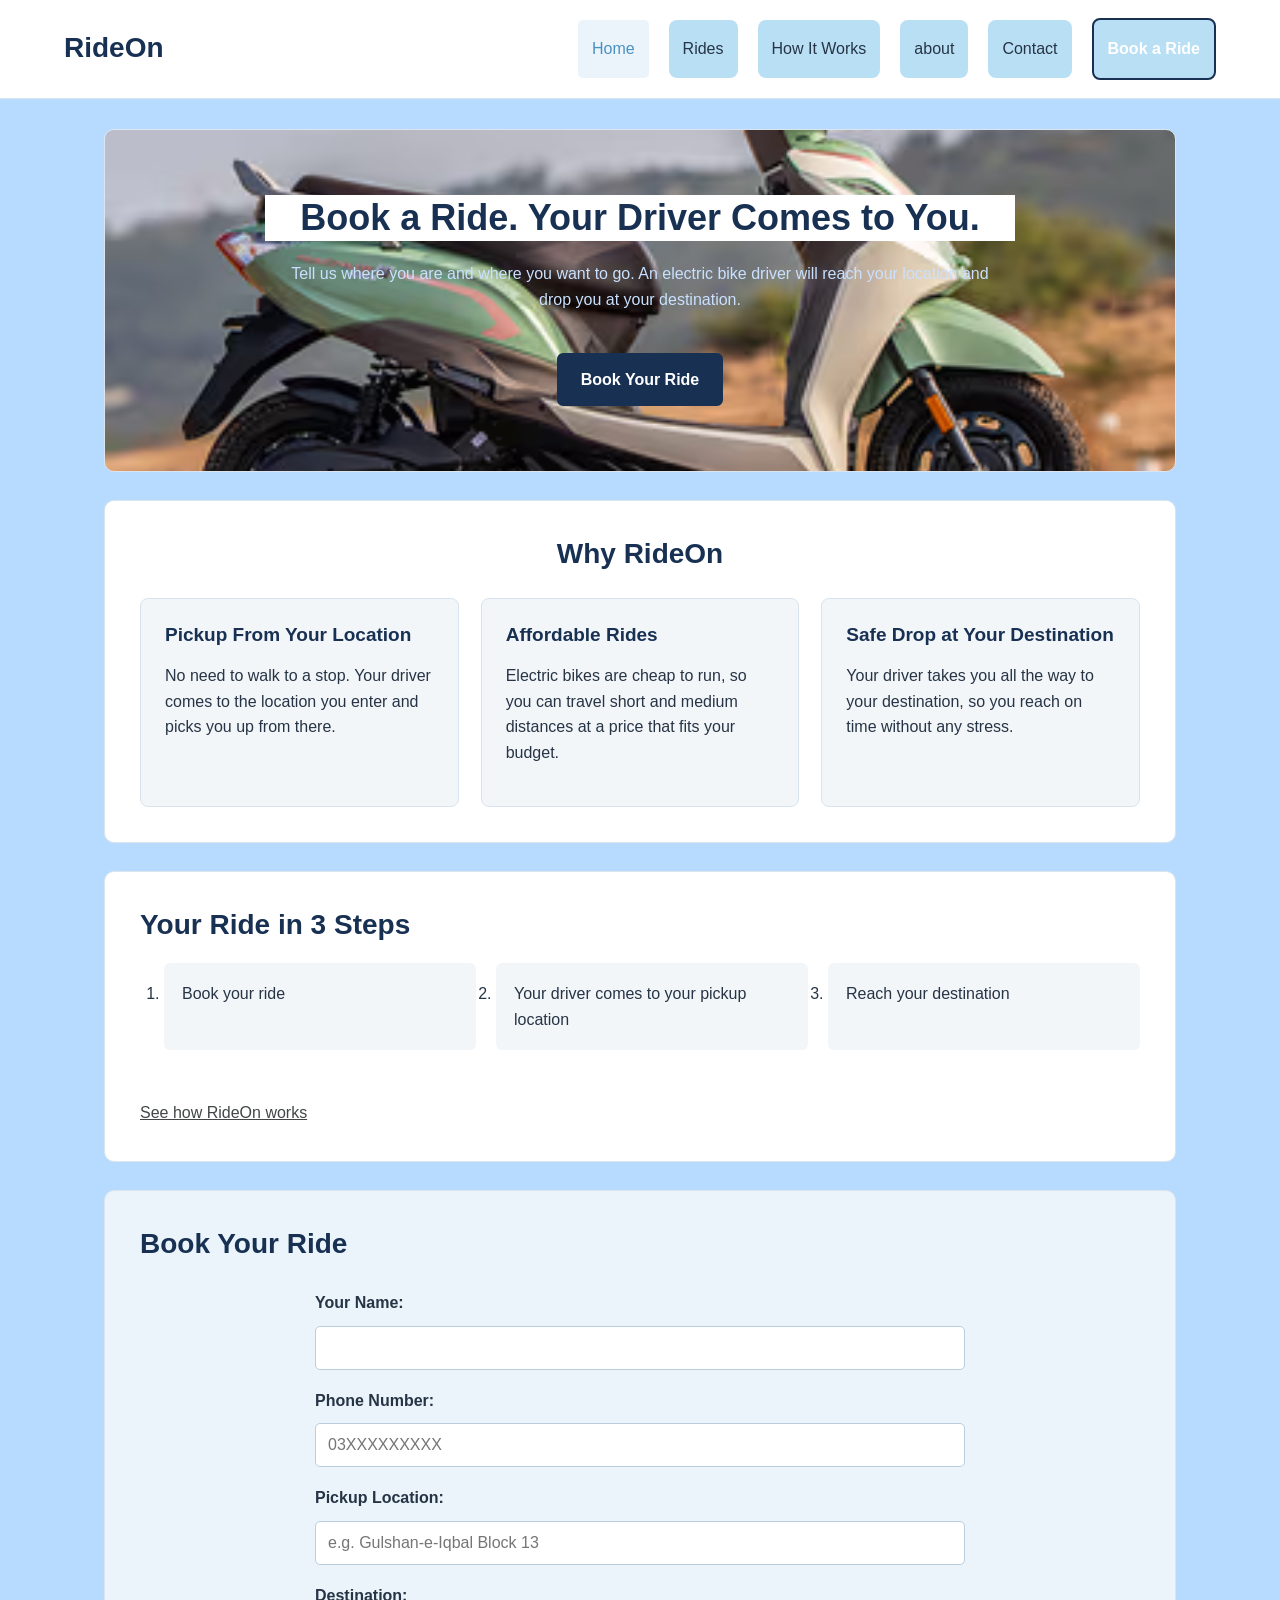
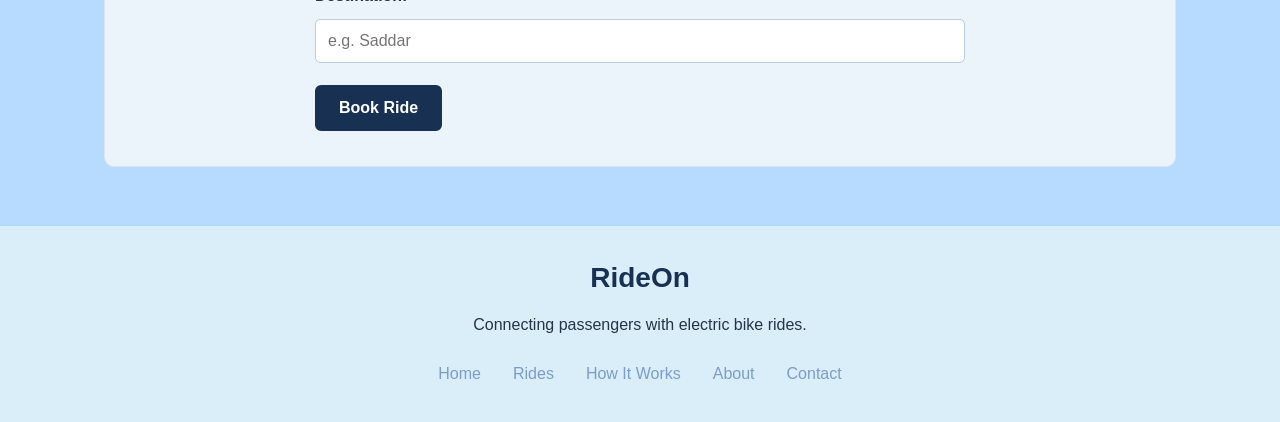
<file: index.html>
<!doctype html>
<html lang="en">
  <head>
    <meta charset="UTF-8" />
    <meta name="viewport" content="width=device-width, initial-scale=1.0" />
    <meta
      name="description"
      content="Book an electric bike ride with RideOn. A driver comes to your location and drops you at your destination."
    />
    <title>RideOn - Electric Bike Rides</title>
    <link rel="stylesheet" href="style.css" />
  </head>

  <body>
    <header>
      <a href="index.html" class="logo">RideOn</a>

      <nav aria-label="Main">
        <ul class="nav-list">
          <li><a href="index.html" aria-current="page">Home</a></li>
          <li><a href="rides.html">Rides</a></li>
          <li><a href="how-it-works.html">How It Works</a></li>
          <li><a href="about.html">about</a></li>
          <li><a href="contact.html">Contact</a></li>
          <li><a href="#booking" class="cta-button">Book a Ride</a></li>
        </ul>
      </nav>
    </header>

    <main>
      <section class="hero-section" id="home">
        <h1>Book a Ride. Your Driver Comes to You.</h1>

        <p>
          Tell us where you are and where you want to go. An electric bike
          driver will reach your location and drop you at your destination.
        </p>

        <!-- <img
          src="electric bike folder/bike.jpg"
          alt="Driver riding an electric bike"
        /> -->

        <a href="#booking" class="cta-button">Book Your Ride</a>
      </section>

      <section id="why-rideon">
        <h2>Why RideOn</h2>

        <div class="benefits">
          <div class="benefit-card">
            <h3>Pickup From Your Location</h3>
            <p>
              No need to walk to a stop. Your driver comes to the location you
              enter and picks you up from there.
            </p>
          </div>

          <div class="benefit-card">
            <h3>Affordable Rides</h3>
            <p>
              Electric bikes are cheap to run, so you can travel short and
              medium distances at a price that fits your budget.
            </p>
          </div>

          <div class="benefit-card">
            <h3>Safe Drop at Your Destination</h3>
            <p>
              Your driver takes you all the way to your destination, so you
              reach on time without any stress.
            </p>
          </div>
        </div>
      </section>

      <section id="how-it-works-summary">
        <h2>Your Ride in 3 Steps</h2>

        <ol>
          <li>Book your ride</li>
          <li>Your driver comes to your pickup location</li>
          <li>Reach your destination</li>
        </ol>

        <a href="how-it-works.html">See how RideOn works</a>
      </section>

      <section id="booking">
        <h2>Book Your Ride</h2>

        <form>
          <label for="name">Your Name:</label>
          <input
            type="text"
            id="name"
            name="name"
            autocomplete="name"
            required
          />

          <label for="phone">Phone Number:</label>
          <input
            type="tel"
            id="phone"
            name="phone"
            autocomplete="tel"
            placeholder="03XXXXXXXXX"
            pattern="[0-9]{11}"
            title="Enter an 11 digit phone number"
            required
          />

          <label for="pickup">Pickup Location:</label>
          <input
            type="text"
            id="pickup"
            name="pickup"
            placeholder="e.g. Gulshan-e-Iqbal Block 13"
            required
          />

          <label for="destination">Destination:</label>
          <input
            type="text"
            id="destination"
            name="destination"
            placeholder="e.g. Saddar"
            required
          />

          <button type="submit">Book Ride</button>
        </form>
      </section>
    </main>

    <footer>
      <a href="index.html" class="logo">RideOn</a>

      <p>Connecting passengers with electric bike rides.</p>

      <nav aria-label="Footer">
        <a href="index.html">Home</a>
        <a href="rides.html">Rides</a>
        <a href="how-it-works.html">How It Works</a>
        <a href="about.html">About</a>
        <a href="contact.html">Contact</a>
      </nav>
    </footer>
  </body>
</html>
</file>
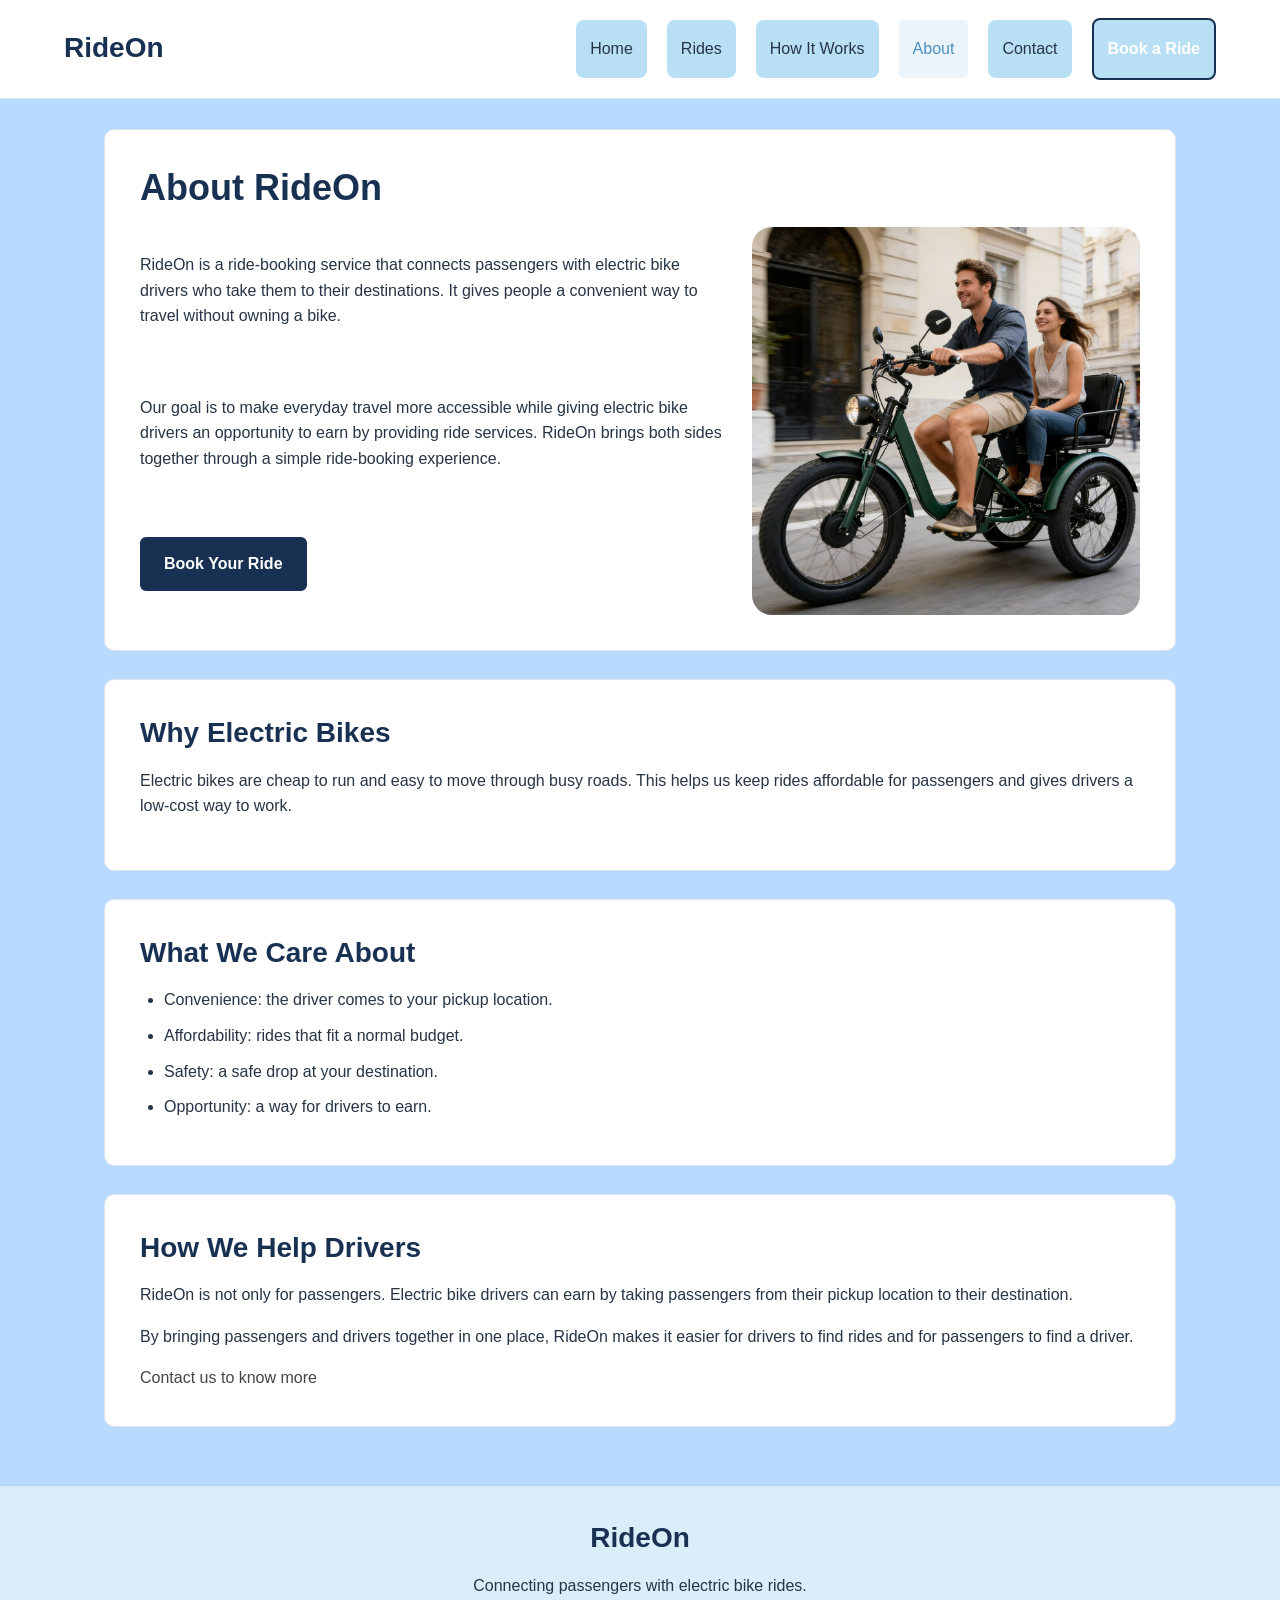
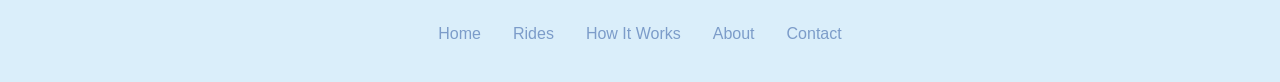
<file: about.html>
<!doctype html>
<html lang="en">
  <head>
    <meta charset="UTF-8" />
    <meta name="viewport" content="width=device-width, initial-scale=1.0" />
    <meta
      name="description"
      content="About RideOn: a ride-booking service that connects passengers with electric bike drivers."
    />
    <title>About - RideOn</title>
    <link rel="stylesheet" href="style.css" />
  </head>

  <body>
    <header>
      <a href="index.html" class="logo">RideOn</a>

      <nav aria-label="Main">
        <ul class="nav-list">
          <li><a href="index.html">Home</a></li>
          <li><a href="rides.html">Rides</a></li>
          <li><a href="how-it-works.html">How It Works</a></li>
          <li><a href="about.html" aria-current="page">About</a></li>
          <li><a href="contact.html">Contact</a></li>
          <li>
            <a href="index.html#booking" class="cta-button">Book a Ride</a>
          </li>
        </ul>
      </nav>
    </header>

    <main>
      <section>
        <h1>About RideOn</h1>

        <img src="electric bike folder/maleand girl.jpg" alt="">
        <p>
          RideOn is a ride-booking service that connects passengers with
          electric bike drivers who take them to their destinations. It gives
          people a convenient way to travel without owning a bike.
        </p>


        <p>
          Our goal is to make everyday travel more accessible while giving
          electric bike drivers an opportunity to earn by providing ride
          services. RideOn brings both sides together through a simple
          ride-booking experience.
        </p>

        <a href="index.html#booking" class="cta-button">Book Your Ride</a>
      </section>

      <section>
        <h2>Why Electric Bikes</h2>

        <p>
          Electric bikes are cheap to run and easy to move through busy roads.
          This helps us keep rides affordable for passengers and gives drivers
          a low-cost way to work.
        </p>
      </section>

      <section>
        <h2>What We Care About</h2>

        <ul>
          <li>Convenience: the driver comes to your pickup location.</li>
          <li>Affordability: rides that fit a normal budget.</li>
          <li>Safety: a safe drop at your destination.</li>
          <li>Opportunity: a way for drivers to earn.</li>
        </ul>
      </section>
      <section>
        <h2>How We Help Drivers</h2>

        <p>
          RideOn is not only for passengers. Electric bike drivers can earn by
          taking passengers from their pickup location to their destination.
        </p>

        <p>
          By bringing passengers and drivers together in one place, RideOn
          makes it easier for drivers to find rides and for passengers to find
          a driver.
        </p>

        <a href="contact.html">Contact us to know more</a>
      </section>
    </main>

    <footer>
      <a href="index.html" class="logo">RideOn</a>

      <p>Connecting passengers with electric bike rides.</p>

      <nav aria-label="Footer">
        <a href="index.html">Home</a>
        <a href="rides.html">Rides</a>
        <a href="how-it-works.html">How It Works</a>
        <a href="about.html">About</a>
        <a href="contact.html">Contact</a>
      </nav>
    </footer>
  </body>
</html>
</file>
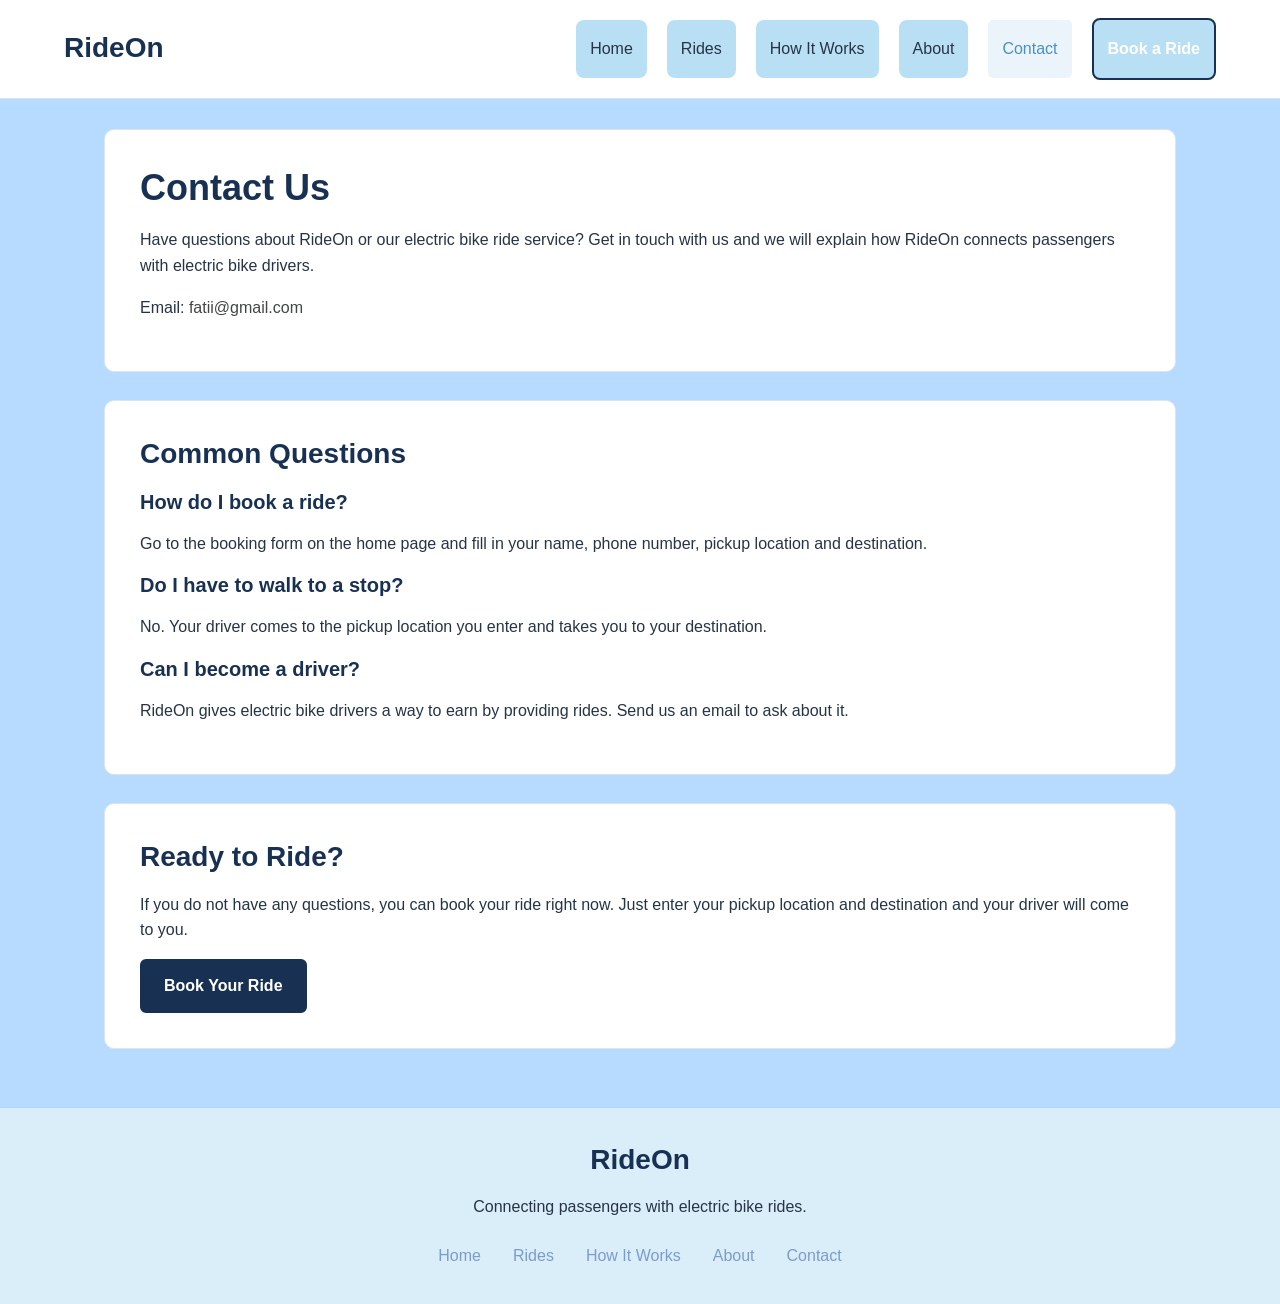
<file: contact.html>
<!doctype html>
<html lang="en">
  <head>
    <meta charset="UTF-8" />
    <meta name="viewport" content="width=device-width, initial-scale=1.0" />
    <meta
      name="description"
      content="Contact RideOn with your questions about our electric bike ride service."
    />
    <title>Contact - RideOn</title>
    <link rel="stylesheet" href="style.css" />
  </head>

  <body>
    <header>
      <a href="index.html" class="logo">RideOn</a>

      <nav aria-label="Main">
        <ul class="nav-list">
          <li><a href="index.html">Home</a></li>
          <li><a href="rides.html">Rides</a></li>
          <li><a href="how-it-works.html">How It Works</a></li>
          <li><a href="about.html">About</a></li>
          <li><a href="contact.html" aria-current="page">Contact</a></li>
          <li>
            <a href="index.html#booking" class="cta-button">Book a Ride</a>
          </li>
        </ul>
      </nav>
    </header>

    <main>
      <section>
        <h1>Contact Us</h1>

        <p>
          Have questions about RideOn or our electric bike ride service? Get in
          touch with us and we will explain how RideOn connects passengers with
          electric bike drivers.
        </p>

        <p>
          Email: <a href="mailto:fatii@gmail.com">fatii@gmail.com</a>
        </p>
      </section>

      <section>
        <h2>Common Questions</h2>

        <h3>How do I book a ride?</h3>
        <p>
          Go to the booking form on the home page and fill in your name, phone
          number, pickup location and destination.
        </p>

        <h3>Do I have to walk to a stop?</h3>
        <p>
          No. Your driver comes to the pickup location you enter and takes you
          to your destination.
        </p>

        <h3>Can I become a driver?</h3>
        <p>
          RideOn gives electric bike drivers a way to earn by providing rides.
          Send us an email to ask about it.
        </p>
      </section>
      <section>
        <h2>Ready to Ride?</h2>

        <p>
          If you do not have any questions, you can book your ride right now.
          Just enter your pickup location and destination and your driver will
          come to you.
        </p>

        <a href="index.html#booking" class="cta-button">Book Your Ride</a>
      </section>
    </main>

    <footer>
      <a href="index.html" class="logo">RideOn</a>

      <p>Connecting passengers with electric bike rides.</p>

      <nav aria-label="Footer">
        <a href="index.html">Home</a>
        <a href="rides.html">Rides</a>
        <a href="how-it-works.html">How It Works</a>
        <a href="about.html">About</a>
        <a href="contact.html">Contact</a>
      </nav>
    </footer>
  </body>
</html>
</file>
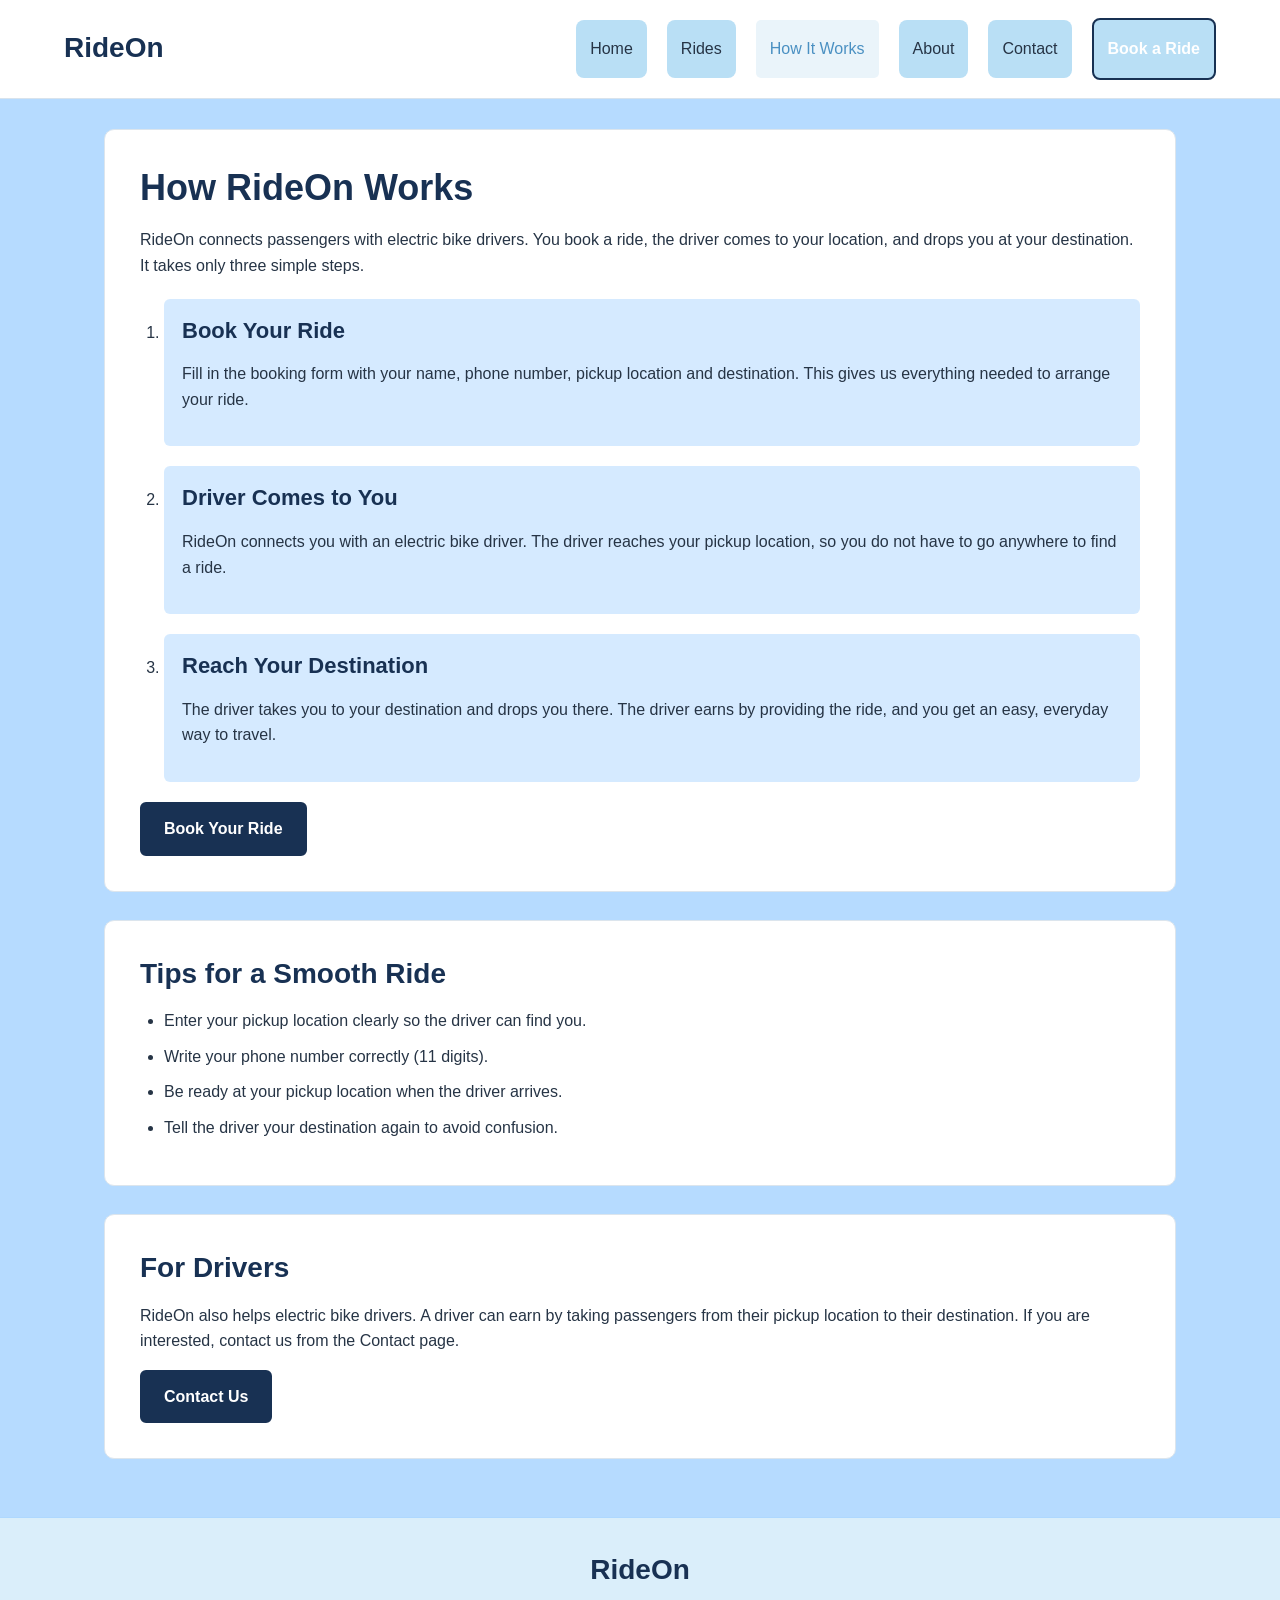
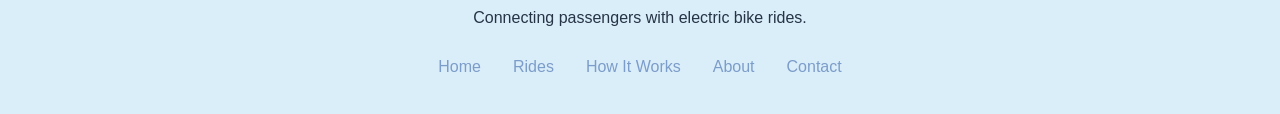
<file: how-it-works.html>
<!doctype html>
<html lang="en">
  <head>
    <meta charset="UTF-8" />
    <meta name="viewport" content="width=device-width, initial-scale=1.0" />
    <meta
      name="description"
      content="See how RideOn works: book a ride, a driver comes to your pickup location, and drops you at your destination."
    />
    <title>How It Works - RideOn</title>
    <link rel="stylesheet" href="style.css" />
  </head>

  <body>
    <header>
      <a href="index.html" class="logo">RideOn</a>

      <nav aria-label="Main">
        <ul class="nav-list">
          <li><a href="index.html">Home</a></li>
          <li><a href="rides.html">Rides</a></li>
          <li>
            <a href="how-it-works.html" aria-current="page">How It Works</a>
          </li>
          <li><a href="about.html">About</a></li>
          <li><a href="contact.html">Contact</a></li>
          <li>
            <a href="index.html#booking" class="cta-button">Book a Ride</a>
          </li>
        </ul>
      </nav>
    </header>

    <main>
      <section>
        <h1>How RideOn Works</h1>

        <p>
          RideOn connects passengers with electric bike drivers. You book a
          ride, the driver comes to your location, and drops you at your
          destination. It takes only three simple steps.
        </p>

        <ol>
          <li>
            <h2>Book Your Ride</h2>
            <p>
              Fill in the booking form with your name, phone number, pickup
              location and destination. This gives us everything needed to
              arrange your ride.
            </p>
          </li>

          <li>
            <h2>Driver Comes to You</h2>
            <p>
              RideOn connects you with an electric bike driver. The driver
              reaches your pickup location, so you do not have to go anywhere to
              find a ride.
            </p>
          </li>

          <li>
            <h2>Reach Your Destination</h2>
            <p>
              The driver takes you to your destination and drops you there. The
              driver earns by providing the ride, and you get an easy, everyday
              way to travel.
            </p>
          </li>
        </ol>

        <a href="index.html#booking" class="cta-button">Book Your Ride</a>
      </section>

      <section>
        <h2>Tips for a Smooth Ride</h2>

      

        <ul>
          <li>
            Enter your pickup location clearly so the driver can find you.
          </li>
          <li>Write your phone number correctly (11 digits).</li>
          <li>Be ready at your pickup location when the driver arrives.</li>
          <li>Tell the driver your destination again to avoid confusion.</li>
        </ul>
      </section>

      <section>
        <h2>For Drivers</h2>

        <p>
          RideOn also helps electric bike drivers. A driver can earn by taking
          passengers from their pickup location to their destination. If you are
          interested, contact us from the Contact page.
        </p>

        <a href="contact.html" class="cta-button">Contact Us</a>
      </section>
    </main>

    <footer>
      <a href="index.html" class="logo">RideOn</a>

      <p>Connecting passengers with electric bike rides.</p>

      <nav aria-label="Footer">
        <a href="index.html">Home</a>
        <a href="rides.html">Rides</a>
        <a href="how-it-works.html">How It Works</a>
        <a href="about.html">About</a>
        <a href="contact.html">Contact</a>
      </nav>
    </footer>
  </body>
</html>
</file>
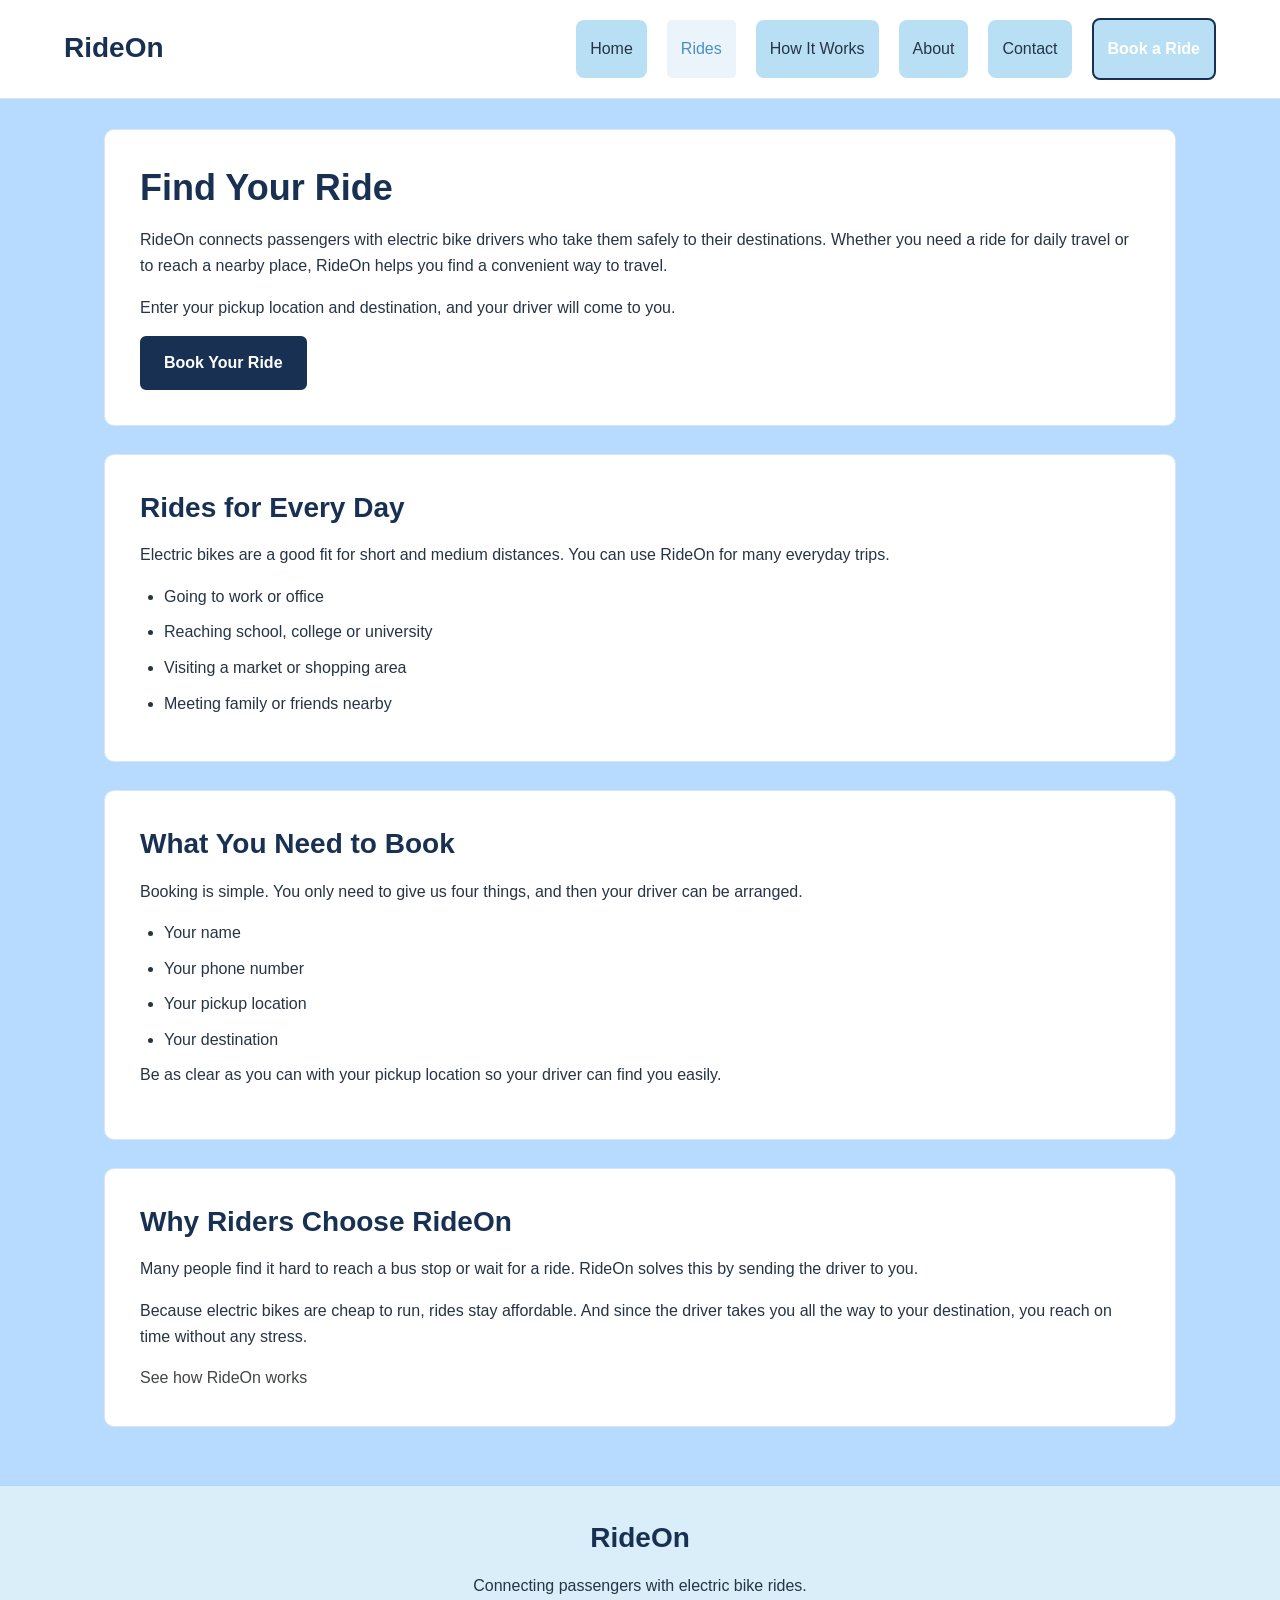
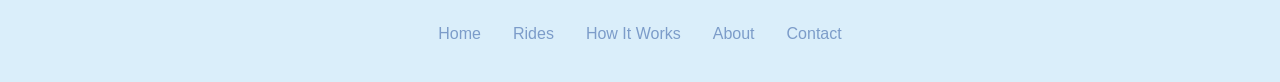
<file: rides.html>
<!doctype html>
<html lang="en">
  <head>
    <meta charset="UTF-8" />
    <meta name="viewport" content="width=device-width, initial-scale=1.0" />
    <meta
      name="description"
      content="Find an electric bike ride with RideOn. A driver comes to your pickup location and takes you to your destination."
    />
    <title>Rides - RideOn</title>
    <link rel="stylesheet" href="style.css" />
  </head>

  <body>
    <header>
      <a href="index.html" class="logo">RideOn</a>

      <nav aria-label="Main">
        <ul class="nav-list">
          <li><a href="index.html">Home</a></li>
          <li><a href="rides.html" aria-current="page">Rides</a></li>
          <li><a href="how-it-works.html">How It Works</a></li>
          <li><a href="about.html">About</a></li>
          <li><a href="contact.html">Contact</a></li>
          <li>
            <a href="index.html#booking" class="cta-button">Book a Ride</a>
          </li>
        </ul>
      </nav>
    </header>

    <main>
      <section>
        <h1>Find Your Ride</h1>

        <p>
          RideOn connects passengers with electric bike drivers who take them
          safely to their destinations. Whether you need a ride for daily travel
          or to reach a nearby place, RideOn helps you find a convenient way to
          travel.
        </p>

        <p>
          Enter your pickup location and destination, and your driver will come
          to you.
        </p>

        <a href="index.html#booking" class="cta-button">Book Your Ride</a>
      </section>

      <section>
        <h2>Rides for Every Day</h2>

        <p>
          Electric bikes are a good fit for short and medium distances. You can
          use RideOn for many everyday trips.
        </p>

        <ul>
          <li>Going to work or office</li>
          <li>Reaching school, college or university</li>
          <li>Visiting a market or shopping area</li>
          <li>Meeting family or friends nearby</li>
        </ul>
      </section>

      <section>
        <h2>What You Need to Book</h2>

        <p>
          Booking is simple. You only need to give us four things, and then your
          driver can be arranged.
        </p>

        <ul>
          <li>Your name</li>
          <li>Your phone number</li>
          <li>Your pickup location</li>
          <li>Your destination</li>
        </ul>

        <p>
          Be as clear as you can with your pickup location so your driver can
          find you easily.
        </p>
      </section>
      <section>
        <h2>Why Riders Choose RideOn</h2>

        <p>
          Many people find it hard to reach a bus stop or wait for a ride.
          RideOn solves this by sending the driver to you.
        </p>

        <p>
          Because electric bikes are cheap to run, rides stay affordable. And
          since the driver takes you all the way to your destination, you
          reach on time without any stress.
        </p>

        <a href="how-it-works.html">See how RideOn works</a>
      </section>
    </main>

    <footer>
      <a href="index.html" class="logo">RideOn</a>

      <p>Connecting passengers with electric bike rides.</p>

      <nav aria-label="Footer">
        <a href="index.html">Home</a>
        <a href="rides.html">Rides</a>
        <a href="how-it-works.html">How It Works</a>
        <a href="about.html">About</a>
        <a href="contact.html">Contact</a>
      </nav>
    </footer>
  </body>
</html>
</file>
<file: style.css>
* {
  margin: 0;
  padding: 0;
  box-sizing: border-box;
}

/* 2. Body */
body {
  font-family: Arial, sans-serif;
  font-size: 16px;
  line-height: 1.6;
  color: #263445;
  background-color: #b6dbff;
  min-height: 100vh;
  display: flex;
  flex-direction: column;
}

/* 3. Common Elements */
a {
  color: #424646;
  text-decoration: none;
  transition: color 0.3s ease;
}

a:hover {
  color: #183153;
}

h1,
h2,
h3 {
  line-height: 1.3;
  margin-bottom: 16px;
  color: #183153;
}

h1 {
  font-size: 36px;
  background-image: url("electric bike folder/bike.jpg");
}

h2 {
  font-size: 28px;
}

h3 {
  font-size: 20px;
}

p {
  margin-bottom: 16px;
}

ul,
ol {
  padding-left: 24px;
}

li {
  margin-bottom: 10px;
}

img {
  display: block;
  max-width: 100%;
  height: auto;
}

/* 4. Header */
header {
  background-color: #ffffff;
  padding: 18px 5%;
  display: flex;
  justify-content: space-between;
  align-items: center;
  flex-wrap: wrap;
  gap: 16px;
  border-bottom: 1px solid #d8e3ed;
}

.logo {
  font-size: 28px;
  font-weight: bold;
  color: #183153;
  flex-shrink: 0;
}

.logo:hover {
  color: #4a90c2;
}

/* 5. Navigation */
nav {
  max-width: 100%;
}

.nav-list {
  list-style: none;
  padding: 0;
  margin: 0;
  display: flex;
  align-items: center;
  justify-content: center;
  flex-wrap: wrap;
  gap: 10px 20px;
}

.nav-list li {
  margin: 0;
}

.nav-list a {
  display: inline-block;
  color: #263445;
  padding: 16px 14px;
  background-color: #b9dff5;
  border-radius: 8px;
  transition:
    color 0.3s ease,
    background-color 0.3s ease;
}

.nav-list a:hover,
.nav-list a[aria-current="page"] {
  color: #4a90c2;
  background-color: #eaf4fa;
  border-radius: 5px;
}

/* 6. Buttons */
.cta-button,
button {
  display: inline-block;
  background-color: #183153;
  color: #ffffff;
  padding: 12px 22px;
  border: 2px solid #183153;
  border-radius: 6px;
  font-size: 16px;
  font-family: inherit;
  font-weight: bold;
  cursor: pointer;
  transition:
    background-color 0.3s ease,
    border-color 0.3s ease,
    transform 0.3s ease;
}

.nav-list .cta-button {
  color: #ffffff;
}

.cta-button:hover,
button:hover {
  background-color: #287db5;
  border-color: #287db5;
  color: #ffffff;
  transform: translateY(-2px);
}

.nav-list .cta-button:hover {
  color: #ffffff;
}

/* 7. Main Content */
main {
  width: 100%;
  max-width: 1200px;
  margin: 0 auto;
  padding: 30px 5%;
  flex: 1;
}

/* Common Sections */
main > section {
  background-color: #ffffff;
  padding: 35px;
  margin-bottom: 28px;
  border: 1px solid #dce5ed;
  border-radius: 10px;
}

/* 8. Hero Section */
.hero-section {
  background-color: #eaf4fa;
  background-image: url("electric bike folder/green bike.avif");
  background-size: cover;
  background-position: center;
  background-repeat: no-repeat;
  text-align: center;
  padding: 65px 95px;
}

.hero-section h1 {
  max-width: 750px;
  margin: 0 auto 20px;
}

.hero-section p {
  max-width: 700px;
  margin: 0 auto 25px;
  color: #c9e1ff;
  transition: color 0.3s ease;
}

.hero-section p:hover {
  color: #faa96b;
}

.hero-section .cta-button {
  margin-top: 15px;
}

/* 9. Why RideOn - Benefit Cards */
#why-rideon {
  text-align: center;
}

.benefits {
  display: grid;
  grid-template-columns: repeat(3, 1fr);
  gap: 22px;
  margin-top: 25px;
  text-align: left;
}

.benefit-card {
  background-color: #f3f6f9;
  padding: 24px;
  border: 1px solid #d8e3ed;
  border-radius: 8px;
  transition:
    transform 0.3s ease,
    box-shadow 0.3s ease;
}

.benefit-card:hover {
  transform: translateY(-5px);
  box-shadow: 0 5px 14px rgba(24, 49, 83, 0.12);
}

.benefit-card h3 {
  font-size: 19px;
}

/* 10. Three Steps Summary */
#how-it-works-summary ol {
  display: grid;
  grid-template-columns: repeat(3, 1fr);
  gap: 20px;
  padding-left: 24px;
  margin: 20px 0;
}

#how-it-works-summary li {
  background-color: #f3f6f9;
  padding: 18px;
  border-radius: 6px;
}

#how-it-works-summary > a:not(.cta-button) {
  display: inline-block;
  margin-top: 10px;
  text-decoration: underline;
}

/* 11. Booking Section */
#booking {
  background-color: #eaf4fa;
}

#booking form {
  max-width: 650px;
  margin: 20px auto 0;
  display: flex;
  flex-direction: column;
  gap: 10px;
}

#booking label {
  font-weight: bold;
  margin-top: 8px;
}

#booking input {
  width: 100%;
  padding: 12px;
  font-size: 16px;
  font-family: inherit;
  color: #263445;
  background-color: #ffffff;
  border: 1px solid #b9cddd;
  border-radius: 5px;
}

#booking input:focus {
  outline: 2px solid #4a90c2;
  border-color: #287db5;
}

#booking button {
  align-self: flex-start;
  margin-top: 12px;
}

/* 12. General Page Content */
main section > ul {
  margin-top: 15px;
}

main section > ol {
  margin-top: 20px;
}

/* How It Works Steps */
main section > ol > li {
  margin-bottom: 20px;
  padding: 18px;
  background-color: #9eceff6e;
  border-radius: 6px;
}

main section > ol > li h2 {
  font-size: 22px;
}

/* 13. General Page Images */
main section img {
  width: 100%;
  max-width: 400px;
  height: auto;
  border-radius: 8px;
  margin: 20px auto;
}

/* 14. About Page Layout
   Targets only the section containing the image */
main > section:has(> img) {
  display: grid;
  grid-template-columns: minmax(0, 1.2fr) minmax(0, 0.8fr);
  align-items: center;
  column-gap: 30px;
}

main > section:has(> img) h1 {
  grid-column: 1 / -1;
}

main > section:has(> img) img {
  grid-column: 2;
  grid-row: 2 / span 3;
  width: 100%;
  max-width: 400px;
  margin: 0 auto;
  border-radius: 20px;
}

main > section:has(> img) p,
main > section:has(> img) a {
  grid-column: 1;
}

/* 15. Footer */
footer {
  background-color: #daeefa;
  padding: 30px 5%;
  text-align: center;
  border-top: 1px solid #aed8ff;
}

footer .logo {
  display: inline-block;
  margin-bottom: 12px;
}

footer p {
  margin-bottom: 18px;
}

footer nav {
  display: flex;
  justify-content: center;
  flex-wrap: wrap;
  gap: 12px 22px;
}

footer nav a {
  color: #7c9cc9;
  padding: 5px;
  transition: color 0.3s ease;
}

footer nav a:hover {
  color: #287db5;
  text-decoration: underline;
}

/* 16. Tablet Responsive Design */
@media (max-width: 786px) {
  header {
    flex-direction: column;
    align-items: center;
    padding: 18px 4%;
  }

  header nav {
    width: 100%;
  }

  .nav-list {
    gap: 8px 14px;
  }

  main {
    padding: 22px 4%;
  }

  main > section {
    padding: 25px;
  }

  h1 {
    font-size: 30px;
  }

  h2 {
    font-size: 24px;
  }

  .hero-section {
    padding: 45px 25px;
  }

  .benefits {
    grid-template-columns: repeat(2, 1fr);
  }

  #how-it-works-summary ol {
    grid-template-columns: 1fr;
    gap: 12px;
  }

  /* About Layout on Tablets */
  main > section:has(> img) {
    grid-template-columns: 1fr;
  }

  main > section:has(> img) h1,
  main > section:has(> img) p,
  main > section:has(> img) a,
  main > section:has(> img) img {
    grid-column: 1;
    grid-row: auto;
  }

  main > section:has(> img) img {
    max-width: 100%;
    margin: 0 auto 20px;
  }

  footer {
    padding: 25px 4%;
  }
}

/* 17. Small Mobile Screens */
@media (max-width: 480px) {
  header {
    padding: 16px 15px;
  }

  .logo {
    font-size: 25px;
  }

  .nav-list {
    gap: 5px 12px;
  }

  .nav-list a {
    font-size: 14px;
    padding: 10px;
  }

  .nav-list .cta-button {
    padding: 9px 12px;
  }

  main {
    padding: 16px 12px;
  }

  main > section {
    padding: 20px 16px;
    margin-bottom: 18px;
  }

  h1 {
    font-size: 26px;
  }

  h2 {
    font-size: 22px;
  }

  h3 {
    font-size: 18px;
  }

  .hero-section {
    padding: 35px 18px;
  }

  .benefits {
    grid-template-columns: 1fr;
  }

  #booking input {
    padding: 11px;
  }

  footer nav {
    gap: 8px 14px;
  }
}
main > section:has(> img) a {
  justify-self: start;
  width: fit-content;
}
</file>
